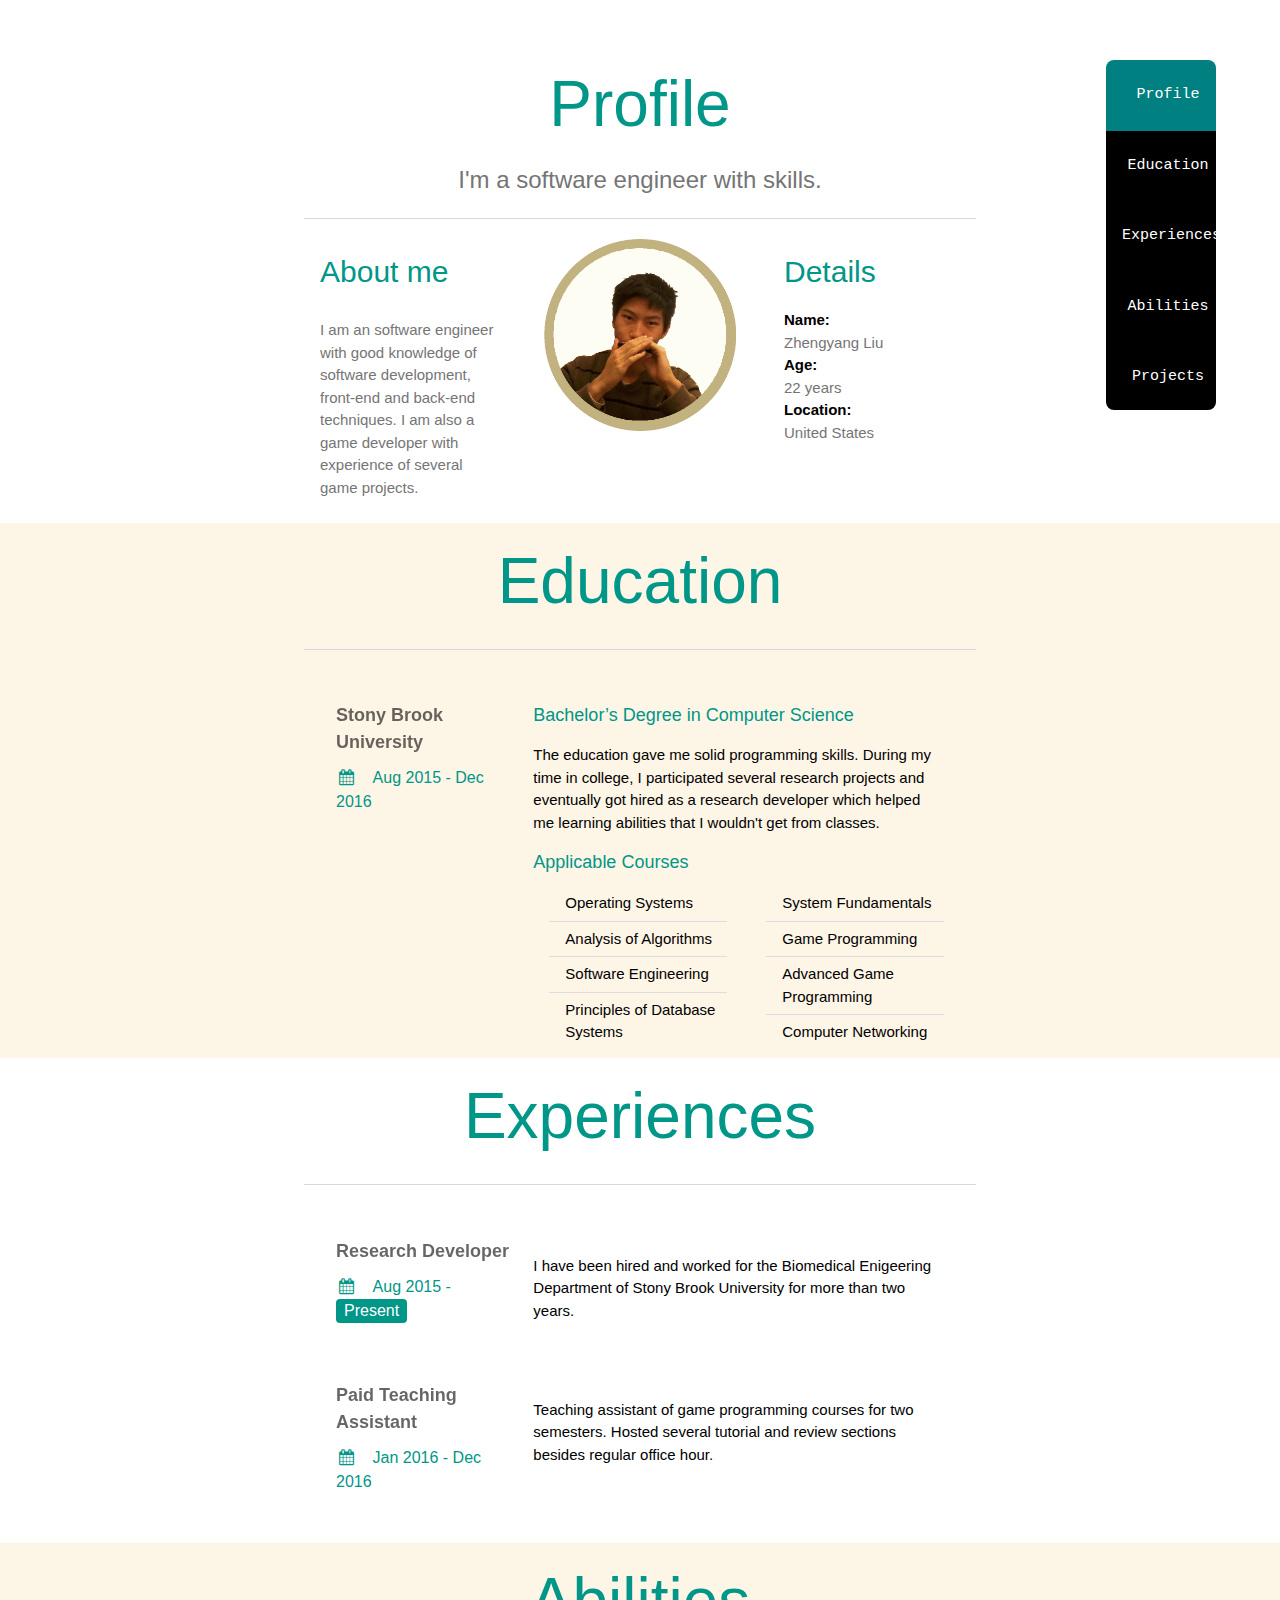
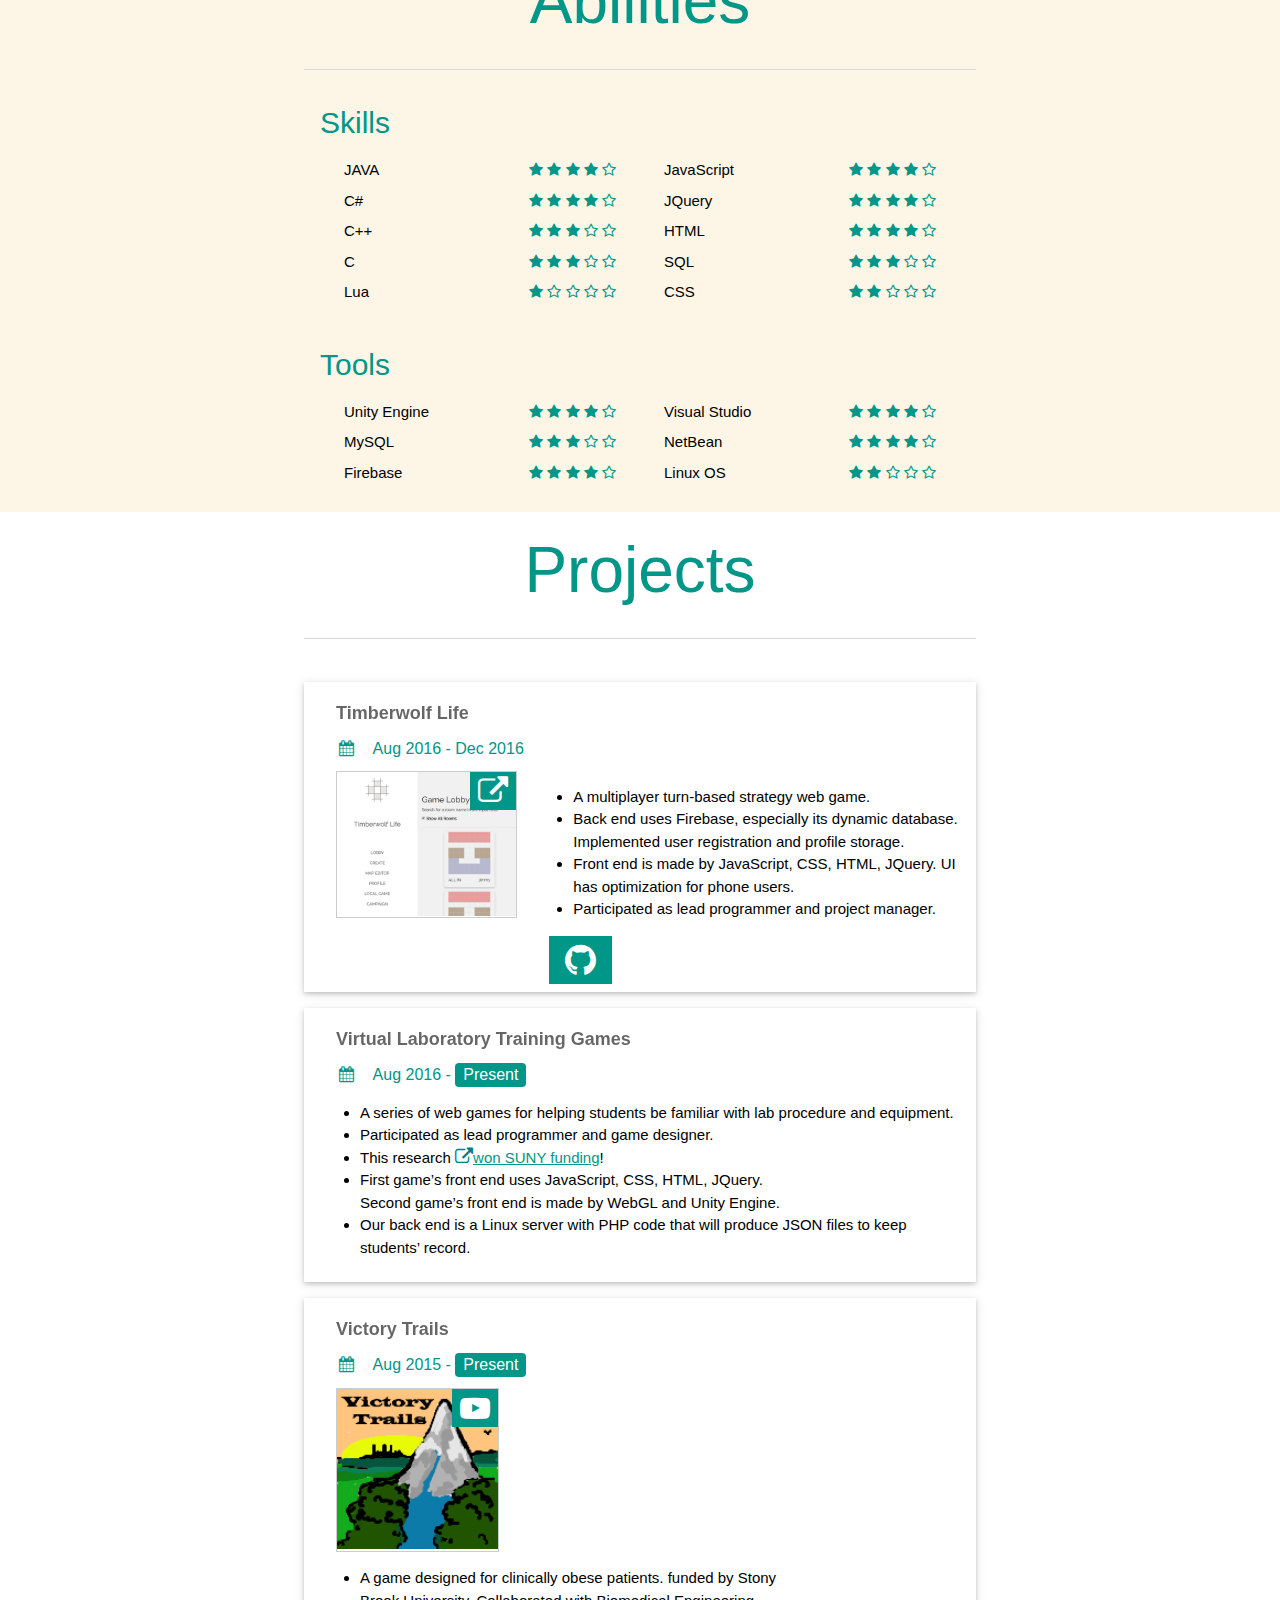
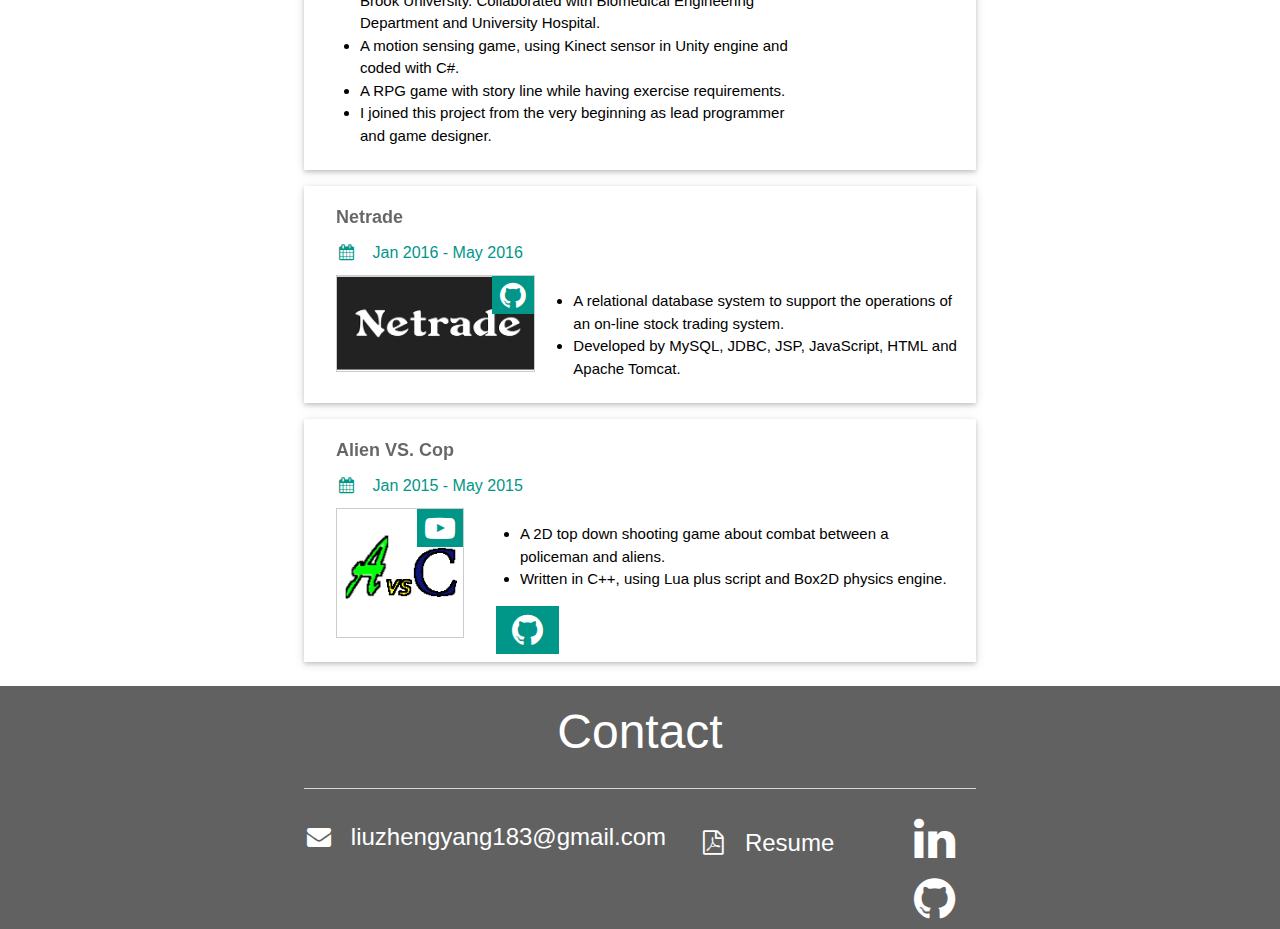
<file: index.html>
<!DOCTYPE html>
<!-- saved from url=(0033)http://127.0.0.1:51338/index.html -->
<html>

<head>
    <meta http-equiv="Content-Type" content="text/html; charset=UTF-8">
    <link rel="stylesheet" href="./css/w3.css">
    <link rel="stylesheet" href="./css/style.css">
    <link rel="stylesheet" href="https://cdnjs.cloudflare.com/ajax/libs/font-awesome/4.7.0/css/font-awesome.min.css">
    <script src="./jquery-1.12.4.min.js"></script>
    <script src="./Script.js"></script>
</head>

<body onscroll="scroll()">
    <!-- Navbar -->
    <nav class="w3-sidenav reset navbar w3-black w3-round-large navFont"> <a id="n1" class="navItem w3-padding-24 navActive" href="#Profile">Profile</a> <a id="n2" class="navItem w3-padding-24" href="#Education">Education</a> <a id="n3" class="navItem w3-padding-24" href="#Experiences">Experiences</a> <a id="n4" class="navItem w3-padding-24" href="#Abilities">Abilities</a><a id="n5" class="navItem w3-padding-24" href="#Projects">Projects</a></nav>
    <!-- Page content -->
    <div class="w3-content" style="max-width:2000px; margin-top:46px">
        <!-- The Band Section -->
        <div class=" w3-white w3-padding-bottom" id="Profile">
            <div class="w3-content" style="width:55%">
                <div class="w3-container">
                    <h2 class="w3-center w3-jumbo w3-text-teal">Profile</h2>
                    <h3 class="w3-text-grey w3-xlarge w3-center">I'm a software engineer with skills.</h3>
                    <hr class="hr">
                    <div class="">
                        <div class="w3-third w3-container">
                            <div class="w3-margin-right">
                                <h2 class="w3-text-teal">About me</h2>
                                <p class="w3-text-grey w3-left"> I am an software engineer with good knowledge of software development, front-end and back-end techniques. I am also a game developer with experience of several game projects.</p>
                            </div>
                        </div> <img class="ImageBorder w3-container w3-third w3-center w3-padding-bottom" src="./images/face2.gif">
                        <div class="w3-third w3-right w3-container">
                            <div class="w3-margin-left">
                                <h2 class="w3-text-teal">Details</h2>
                                <p class="w3-text-grey"> <strong class="w3-text-black">Name:</strong>
                                    <br> Zhengyang Liu
                                    <br> <strong class="w3-text-black">Age:</strong>
                                    <br> 22 years
                                    <br> <strong class="w3-text-black">Location:</strong>
                                    <br> United States </p>
                            </div>
                        </div>
                    </div>
                </div>
            </div>
        </div>
        <div class="w3-sand w3-padding-bottom" id="Education">
            <div class="w3-content" style="width:55%">
                <div class="w3-container">
                    <h2 class="w3-center w3-jumbo w3-text-teal">Education</h2>
                    <hr class="hr">
                    <br>
                    <div class="w3-container">
                        <div class="w3-third">
                            <div class="w3-container">
                                <h5 class="w3-opacity"><b >Stony Brook University</b></h5>
                                <h6 class="w3-text-teal"><i  class="fa fa-calendar fa-fw w3-margin-right"></i>Aug 2015 - Dec 2016</h6>
                                <br> </div>
                        </div>
                        <div class="w3-twothird ">
                            <h5 class="w3-text-teal">Bachelor’s Degree in Computer Science</h5>
                            <p class="w3-margin-right w3-pfont">The education gave me solid programming skills. During my time in college, I participated several research projects and eventually got hired as a research developer which helped me learning abilities that I wouldn't get from classes.</p>
                            <h5 class="w3-text-teal">Applicable Courses</h5>
                            <ul class="w3-ul w3-margin-left w3-margin-right w3-col s5">
                                <li class="w3-pfont">Operating Systems</li>
                                <li class="w3-pfont">Analysis of Algorithms</li>
                                <li class="w3-pfont">Software Engineering</li>
                                <li class="w3-pfont">Principles of Database Systems</li>
                            </ul>
                            <ul class="w3-ul w3-right w3-margin-right w3-col s5">
                                <li class="w3-pfont">System Fundamentals</li>
                                <li class="w3-pfont">Game Programming</li>
                                <li class="w3-pfont">Advanced Game Programming</li>
                                <li class="w3-pfont">Computer Networking</li>
                            </ul>
                        </div>
                    </div>
                </div>
            </div>
        </div>
        <div class="w3-white w3-padding-bottom" id="Experiences">
            <div class="w3-content" style="width:55%">
                <div class="w3-container">
                    <h2 class="w3-center w3-jumbo w3-text-teal">Experiences</h2>
                    <hr class="hr">
                    <br>
                    <div class="w3-container  w3-padding-bottom">
                        <div class="w3-third">
                            <div class="w3-container">
                                <h5 class="w3-opacity"><b>Research Developer</b></h5>
                                <h6 class="w3-text-teal"><i class="fa fa-calendar fa-fw w3-margin-right"></i>Aug 2015 - <span class="w3-tag w3-teal w3-round">Present</span></h6>
                                <br> </div>
                        </div>
                        <div class="w3-twothird ">
                            <p class="w3-margin-right w3-pfont w3-padding-12">I have been hired and worked for the Biomedical Enigeering Department of Stony Brook University for more than two years.</p>
                        </div>
                    </div>
                    <div class="w3-container  w3-padding">
                        <div class="w3-third">
                            <div class="w3-container">
                                <h5 class="w3-opacity"><b>Paid Teaching Assistant</b></h5>
                                <h6 class="w3-text-teal"><i class="fa fa-calendar fa-fw w3-margin-right"></i>Jan 2016 - Dec 2016</h6>
                                <br> </div>
                        </div>
                        <div class="w3-twothird">
                            <p class="w3-margin-right w3-pfont w3-padding-12">Teaching assistant of game programming courses for two semesters. Hosted several tutorial and review sections besides regular office hour.</p>
                        </div>
                    </div>
                </div>
            </div>
        </div>
        <div class="w3-sand w3-padding-bottom" id="Abilities">
            <div class="w3-content" style="width:55%">
                <div class="w3-container">
                    <h2 class="w3-center w3-jumbo w3-text-teal">Abilities</h2>
                    <hr class="hr">
                    <div class="w3-container w3-padding-bottom">
                        <h2 class="w3-text-teal">Skills</h2>
                        <div class="w3-container w3-half  w3-padding-bottom">
                            <div class="w3-padding-small"> <span class="w3-pfont">JAVA</span>
                                <div class="w3-right"><span class="fa fa-star w3-text-teal"></span> <span class="fa fa-star w3-text-teal"></span> <span class="fa fa-star w3-text-teal"></span> <span class="fa fa-star w3-text-teal"></span> <span class="fa fa-star-o w3-text-teal"></span></div>
                            </div>
                            <div class="w3-padding-small"> <span class="w3-pfont">C#</span>
                                <div class="w3-right"><span class="fa fa-star w3-text-teal"></span> <span class="fa fa-star w3-text-teal"></span> <span class="fa fa-star w3-text-teal"></span> <span class="fa fa-star w3-text-teal"></span> <span class="fa fa-star-o w3-text-teal"></span></div>
                            </div>
                            <div class="w3-padding-small"> <span class="w3-pfont">C++</span>
                                <div class="w3-right"><span class="fa fa-star w3-text-teal"></span> <span class="fa fa-star w3-text-teal"></span> <span class="fa fa-star w3-text-teal"></span> <span class="fa fa-star-o w3-text-teal"></span> <span class="fa fa-star-o w3-text-teal"></span></div>
                            </div>
                            <div class="w3-padding-small"> <span class="w3-pfont">C</span>
                                <div class="w3-right"><span class="fa fa-star w3-text-teal"></span> <span class="fa fa-star w3-text-teal"></span> <span class="fa fa-star w3-text-teal"></span> <span class="fa fa-star-o w3-text-teal"></span> <span class="fa fa-star-o w3-text-teal"></span></div>
                            </div>
                            <div class="w3-padding-small"> <span class="w3-pfont">Lua</span>
                                <div class="w3-right"><span class="fa fa-star w3-text-teal"></span> <span class="fa fa-star-o w3-text-teal"></span> <span class="fa fa-star-o w3-text-teal"></span> <span class="fa fa-star-o w3-text-teal"></span> <span class="fa fa-star-o w3-text-teal"></span></div>
                            </div>
                        </div>
                        <div class="w3-container w3-half  w3-padding-bottom">
                            <div class="w3-padding-small"> <span class="w3-pfont">JavaScript</span>
                                <div class="w3-right"><span class="fa fa-star w3-text-teal"></span> <span class="fa fa-star w3-text-teal"></span> <span class="fa fa-star w3-text-teal"></span> <span class="fa fa-star w3-text-teal"></span> <span class="fa fa-star-o w3-text-teal"></span></div>
                            </div>
                            <div class="w3-padding-small"> <span class="w3-pfont">JQuery</span>
                                <div class="w3-right"><span class="fa fa-star w3-text-teal"></span> <span class="fa fa-star w3-text-teal"></span> <span class="fa fa-star w3-text-teal"></span> <span class="fa fa-star w3-text-teal"></span> <span class="fa fa-star-o w3-text-teal"></span></div>
                            </div>
                            <div class="w3-padding-small"> <span class="w3-pfont">HTML</span>
                                <div class="w3-right"><span class="fa fa-star w3-text-teal"></span> <span class="fa fa-star w3-text-teal"></span> <span class="fa fa-star w3-text-teal"></span> <span class="fa fa-star w3-text-teal"></span> <span class="fa fa-star-o w3-text-teal"></span></div>
                            </div>
                            <div class="w3-padding-small"> <span class="w3-pfont">SQL</span>
                                <div class="w3-right"><span class="fa fa-star w3-text-teal"></span> <span class="fa fa-star w3-text-teal"></span> <span class="fa fa-star w3-text-teal"></span> <span class="fa fa-star-o w3-text-teal"></span> <span class="fa fa-star-o w3-text-teal"></span></div>
                            </div>
                            <div class="w3-padding-small"> <span class="w3-pfont">CSS</span>
                                <div class="w3-right"><span class="fa fa-star w3-text-teal"></span> <span class="fa fa-star w3-text-teal"></span> <span class="fa fa-star-o w3-text-teal"></span> <span class="fa fa-star-o w3-text-teal"></span> <span class="fa fa-star-o w3-text-teal"></span></div>
                            </div>
                        </div>
                    </div>
                    <div class="w3-container w3-padding">
                        <h2 class="w3-text-teal">Tools</h2>
                        <div class="w3-container w3-half w3-padding-bottom">
                            <div class="w3-padding-small"> <span class="w3-pfont">Unity Engine</span>
                                <div class="w3-right"><span class="fa fa-star w3-text-teal"></span> <span class="fa fa-star w3-text-teal"></span> <span class="fa fa-star w3-text-teal"></span> <span class="fa fa-star w3-text-teal"></span> <span class="fa fa-star-o w3-text-teal"></span></div>
                            </div>
                            <div class="w3-padding-small"> <span class="w3-pfont">MySQL</span>
                                <div class="w3-right"><span class="fa fa-star w3-text-teal"></span> <span class="fa fa-star w3-text-teal"></span> <span class="fa fa-star w3-text-teal"></span> <span class="fa fa-star-o w3-text-teal"></span> <span class="fa fa-star-o w3-text-teal"></span></div>
                            </div>
                            <div class="w3-padding-small"> <span class="w3-pfont">Firebase</span>
                                <div class="w3-right"><span class="fa fa-star w3-text-teal"></span> <span class="fa fa-star w3-text-teal"></span> <span class="fa fa-star w3-text-teal"></span> <span class="fa fa-star w3-text-teal"></span> <span class="fa fa-star-o w3-text-teal"></span></div>
                            </div>
                        </div>
                        <div class="w3-container w3-half w3-padding-bottom">
                            <div class="w3-padding-small"> <span class="w3-pfont">Visual Studio</span>
                                <div class="w3-right"><span class="fa fa-star w3-text-teal"></span> <span class="fa fa-star w3-text-teal"></span> <span class="fa fa-star w3-text-teal"></span> <span class="fa fa-star w3-text-teal"></span> <span class="fa fa-star-o w3-text-teal"></span></div>
                            </div>
                            <div class="w3-padding-small"> <span class="w3-pfont">NetBean</span>
                                <div class="w3-right"><span class="fa fa-star w3-text-teal"></span> <span class="fa fa-star w3-text-teal"></span> <span class="fa fa-star w3-text-teal"></span> <span class="fa fa-star w3-text-teal"></span> <span class="fa fa-star-o w3-text-teal"></span></div>
                            </div>
                            <div class="w3-padding-small"> <span class="w3-pfont">Linux OS</span>
                                <div class="w3-right"><span class="fa fa-star w3-text-teal"></span> <span class="fa fa-star w3-text-teal"></span> <span class="fa fa-star-o w3-text-teal"></span> <span class="fa fa-star-o w3-text-teal"></span> <span class="fa fa-star-o w3-text-teal"></span></div>
                            </div>
                        </div>
                    </div>
                </div>
            </div>
        </div>
        <div class="w3-white w3-padding-bottom" id="Projects">
            <div class="w3-content" style="width:55%">
                <div class="w3-container">
                    <h2 class="w3-center w3-jumbo w3-text-teal">Projects</h2>
                    <hr class="hr">
                    <br>
                    <div class="w3-container w3-card-2 w3-margin-bottom w3-padding">
                        <h5 class="w3-opacity w3-margin-left"><b>Timberwolf Life</b></h5>
                        <h6 class="w3-text-teal"><i class="fa fa-calendar fa-fw w3-margin-right w3-margin-left"></i>Aug 2016 - Dec 2016</h6>
                        <div class="w3-third">
                            <div class="w3-container">
                                <div class="w3-btn w3-display-container w3-white w3-border" style="width:100%; padding:0px 0px" onclick="window.open('https://timberwolf-life.firebaseapp.com/')"> <img src="images/TW.png" class="w3-hover-opacity" alt="Timberwolf Life" style="width:100%">
                                    <div class=" w3-display-topright">
                                        <div class="fa fa-external-link w3-teal w3-padding-small" style="font-size:30px; color:white"></div>
                                    </div>
                                </div>
                                <br> </div>
                        </div>
                        <div class="w3-twothird">
                            <ul class="">
                                <li>A multiplayer turn-based strategy web game.</li>
                                <li>Back end uses Firebase, especially its dynamic database. Implemented user registration and profile storage.</li>
                                <li>Front end is made by JavaScript, CSS, HTML, JQuery. UI has optimization for phone users.</li>
                                <li>Participated as lead programmer and project manager.</li>
                            </ul>
                            <div class="w3-margin-left w3-btn fa fa-github w3-xxlarge w3-teal" onclick="window.open('https://github.com/FunnyKirin/Timberwolf-Life')"></div>
                        </div>
                    </div>
                    <div class="w3-container w3-card-2 w3-margin-bottom w3-padding">
                        <h5 class="w3-opacity w3-margin-left"><b>Virtual Laboratory Training Games</b></h5>
                        <h6 class="w3-text-teal"><i class="fa fa-calendar fa-fw w3-margin-right w3-margin-left"></i>Aug 2016 - <span class="w3-tag w3-teal w3-round">Present</span></h6>
                        <div>
                            <ul>
                                <li>A series of web games for helping students be familiar with lab procedure and equipment.</li>
                                <li>Participated as lead programmer and game designer.</li>
                                <li>This research <span class="w3-text-teal"><a target="_blank" href="http://www.stonybrook.edu/happenings/facultystaff/suny-iitg-funding-virtual-lab/"><div class="w3-large fa fa-external-link" style="font-size:30px; color:teal"></div>won SUNY funding</a></span>!</li>
                                <li>First game’s front end uses JavaScript, CSS, HTML, JQuery.
                                    <br>Second game’s front end is made by WebGL and Unity Engine.</li>
                                <li>Our back end is a Linux server with PHP code that will produce JSON files to keep students’ record. </li>
                            </ul>
                        </div>
                    </div>
                    <div class="w3-container w3-card-2 w3-margin-bottom w3-padding">
                        <h5 class="w3-opacity w3-margin-left"><b>Victory Trails</b></h5>
                        <h6 class="w3-text-teal"><i class="fa fa-calendar fa-fw w3-margin-right w3-margin-left"></i>Aug 2015 - <span class="w3-tag w3-teal w3-round">Present</span></h6>
                        <div class="w3-left">
                            <div class="w3-container">
                                <div class="w3-btn w3-display-container w3-white w3-border" style="width:110%; padding:0px 0px" onclick="window.open('https://www.youtube.com/watch?v=FXpZ2cv-2Bg&feature=youtu.be/')"> <img src="images/VictoryTrailsLogo.png" class="w3-hover-opacity" alt="Timberwolf Life" style="width:100%">
                                    <div class=" w3-display-topright">
                                        <div class="fa fa-youtube-play w3-teal w3-padding-small" style="font-size:30px; color:white"></div>
                                    </div>
                                </div>
                                <br> </div>
                        </div>
                        <div class="w3-threequarter">
                            <ul>
                                <li>A game designed for clinically obese patients. funded by Stony Brook University. Collaborated with Biomedical Engineering Department and University Hospital.</li>
                                <li>A motion sensing game, using Kinect sensor in Unity engine and coded with C#.</li>
                                <li>A RPG game with story line while having exercise requirements.</li>
                                <li>I joined this project from the very beginning as lead programmer and game designer.</li>
                            </ul>
                        </div>
                    </div>
                    <div class="w3-container w3-card-2 w3-margin-bottom w3-padding">
                        <h5 class="w3-opacity w3-margin-left"><b>Netrade</b></h5>
                        <h6 class="w3-text-teal"><i class="fa fa-calendar fa-fw w3-margin-right w3-margin-left"></i>Jan 2016 - May 2016</h6>
                        <div class="w3-third">
                            <div class="w3-container">
                                <div class="w3-btn w3-display-container w3-white w3-border" style="width:110%; padding:0px 0px" onclick="window.open('https://github.com/FunnyKirin/onlineStockTradingSystem')"> <img src="images/netrade.png" class="w3-hover-opacity" alt="Timberwolf Life" style="width:100%">
                                    <div class=" w3-display-topright">
                                        <div class="fa fa-github w3-teal w3-padding-small" style="font-size:30px; color:white"></div>
                                    </div>
                                </div>
                                <br> </div>
                        </div>
                        <div class="w3-twothird">
                            <ul>
                                <li>A relational database system to support the operations of an on-line stock trading system.</li>
                                <li>Developed by MySQL, JDBC, JSP, JavaScript, HTML and Apache Tomcat.</li>
                            </ul>
                        </div>
                    </div>
                    <div class="w3-container w3-card-2 w3-margin-bottom w3-padding">
                        <h5 class="w3-opacity w3-margin-left"><b>Alien VS. Cop</b></h5>
                        <h6 class="w3-text-teal"><i class="fa fa-calendar fa-fw w3-margin-right w3-margin-left"></i>Jan 2015 - May 2015</h6>
                        <div class="w3-quarter">
                            <div class="w3-container">
                                <div class="w3-btn w3-display-container w3-white w3-border" style="width:100%; padding:0px 0px" onclick="window.open('https://www.youtube.com/watch?v=ohO0xzsiK-k')"> <img src="images/AlienVsCopLogo.png" class="w3-hover-opacity" alt="Timberwolf Life" style="width:100%">
                                    <div class=" w3-display-topright">
                                        <div class="fa fa-youtube-play w3-teal w3-padding-small" style="font-size:30px; color:white"></div>
                                    </div>
                                </div>
                                <br> </div>
                        </div>
                        <div class="w3-threequarter">
                            <ul>
                                <li>A 2D top down shooting game about combat between a policeman and aliens.</li>
                                <li>Written in C++, using Lua plus script and Box2D physics engine.</li>
                            </ul>
                            <div class="w3-margin-left w3-btn fa fa-github w3-xxlarge w3-teal" onclick="window.open('https://github.com/FunnyKirin/Alien-VS.-Cop')"></div>
                        </div>
                    </div>
                </div>
            </div>
        </div>
        <div class="w3-dark-grey">
            <div class="w3-content" style="width:55%">
                <div class="w3-container">
                    <h2 class="w3-center w3-xxxlarge w3-text-white">Contact</h2>
                    <hr class="hr"> </div>
                <div class="w3-container">
                    <h6 class="w3-text-white w3-xlarge w3-left w3-padding-right"><i  class="fa fa-envelope fa-fw w3-margin-right"></i>liuzhengyang183@gmail.com</h6>
                    <h6 class="w3-btn w3-transparent w3-padding-left w3-text-white w3-xlarge w3-left" onclick=" window.open('https://drive.google.com/file/d/0BxNxcud521mOMHdTa2g2RDZTcG8/view?usp=sharing/')"><i  class="fa fa-file-pdf-o fa-fw w3-margin-right"></i>Resume</h6>
                    <div class="w3-btn fa-fw  w3-transparent w3-xxxlarge w3-right fa fa-linkedin fa-fw w3-margin-right" onclick="window.open('https://www.linkedin.com/in/zhengyang-liu-90013591/')"></div>
                    <div class="w3-btn fa-fw w3-transparent w3-xxxlarge w3-right fa fa-github fa-fw w3-margin-right" onclick="window.open('https://github.com/FunnyKirin')"></div>
                </div>
            </div>
        </div>
        <!-- End Page Content -->
    </div>
</body>

</html>
</file>
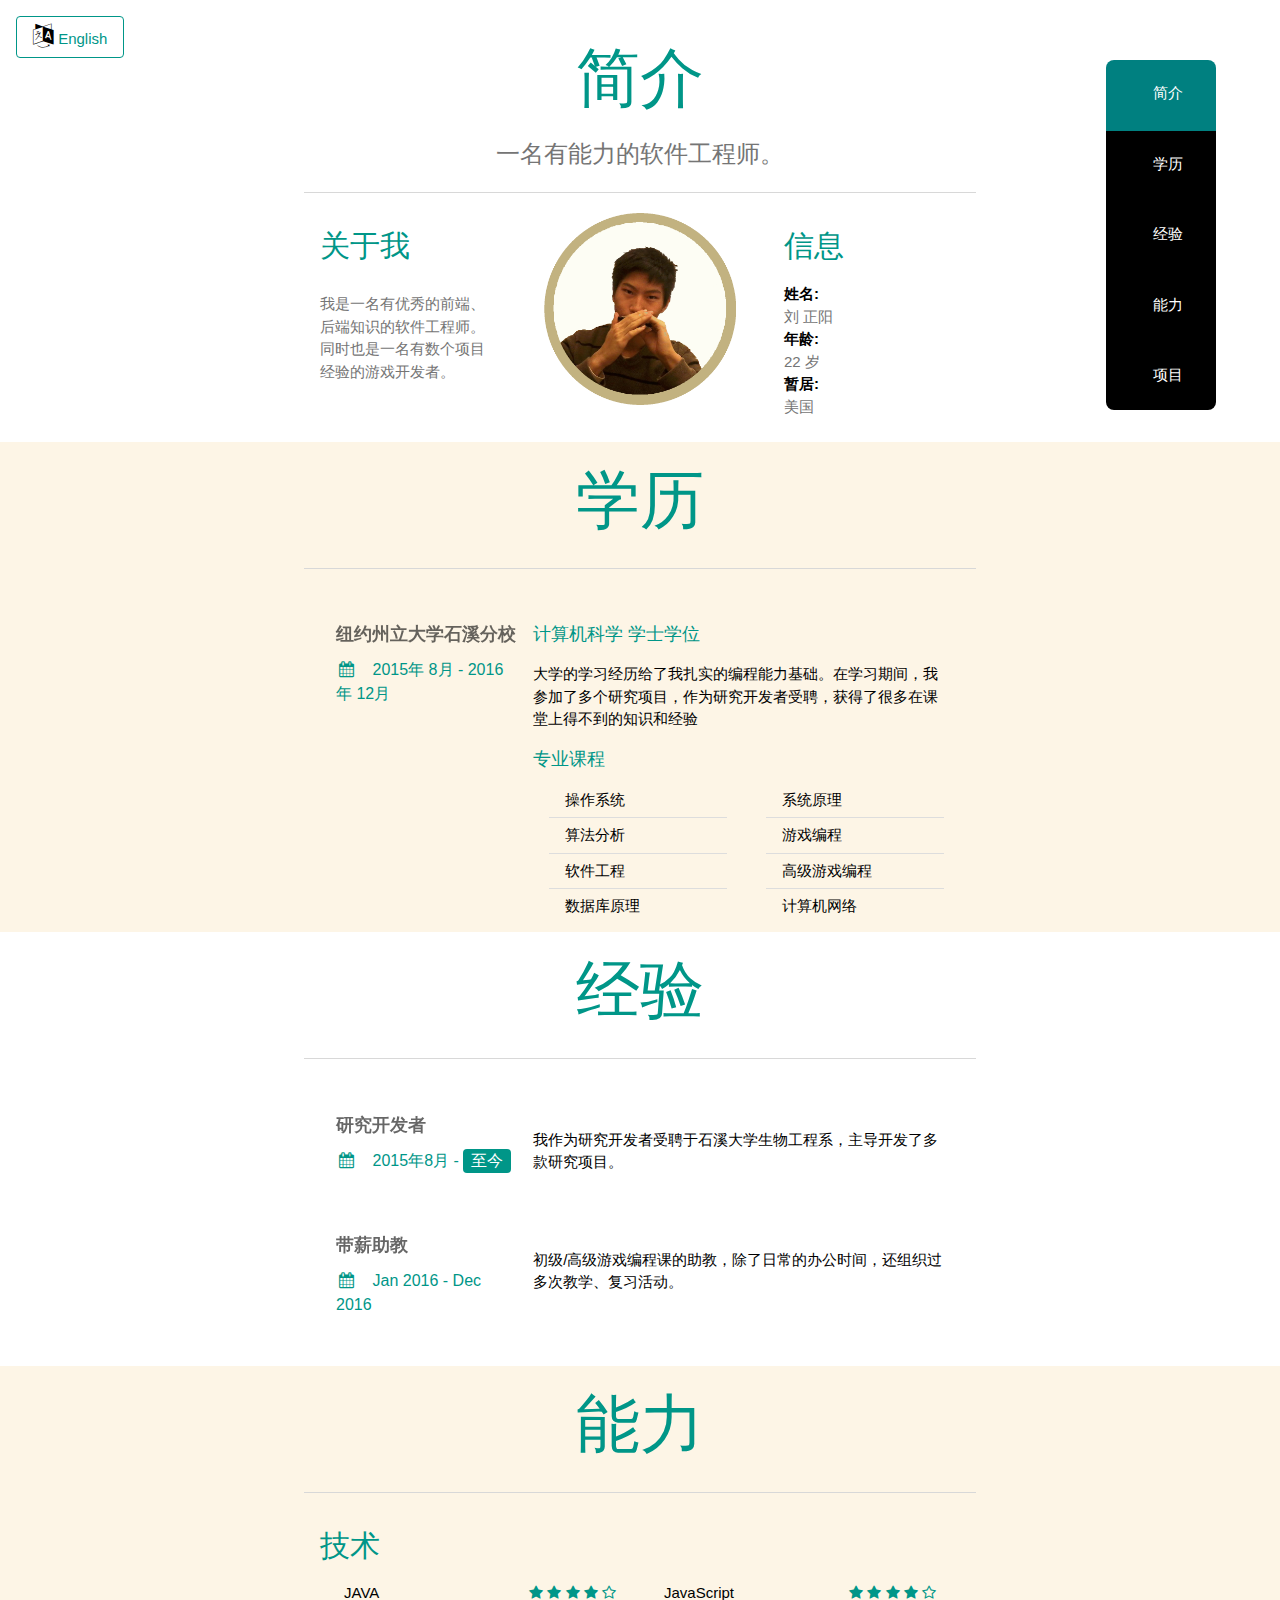
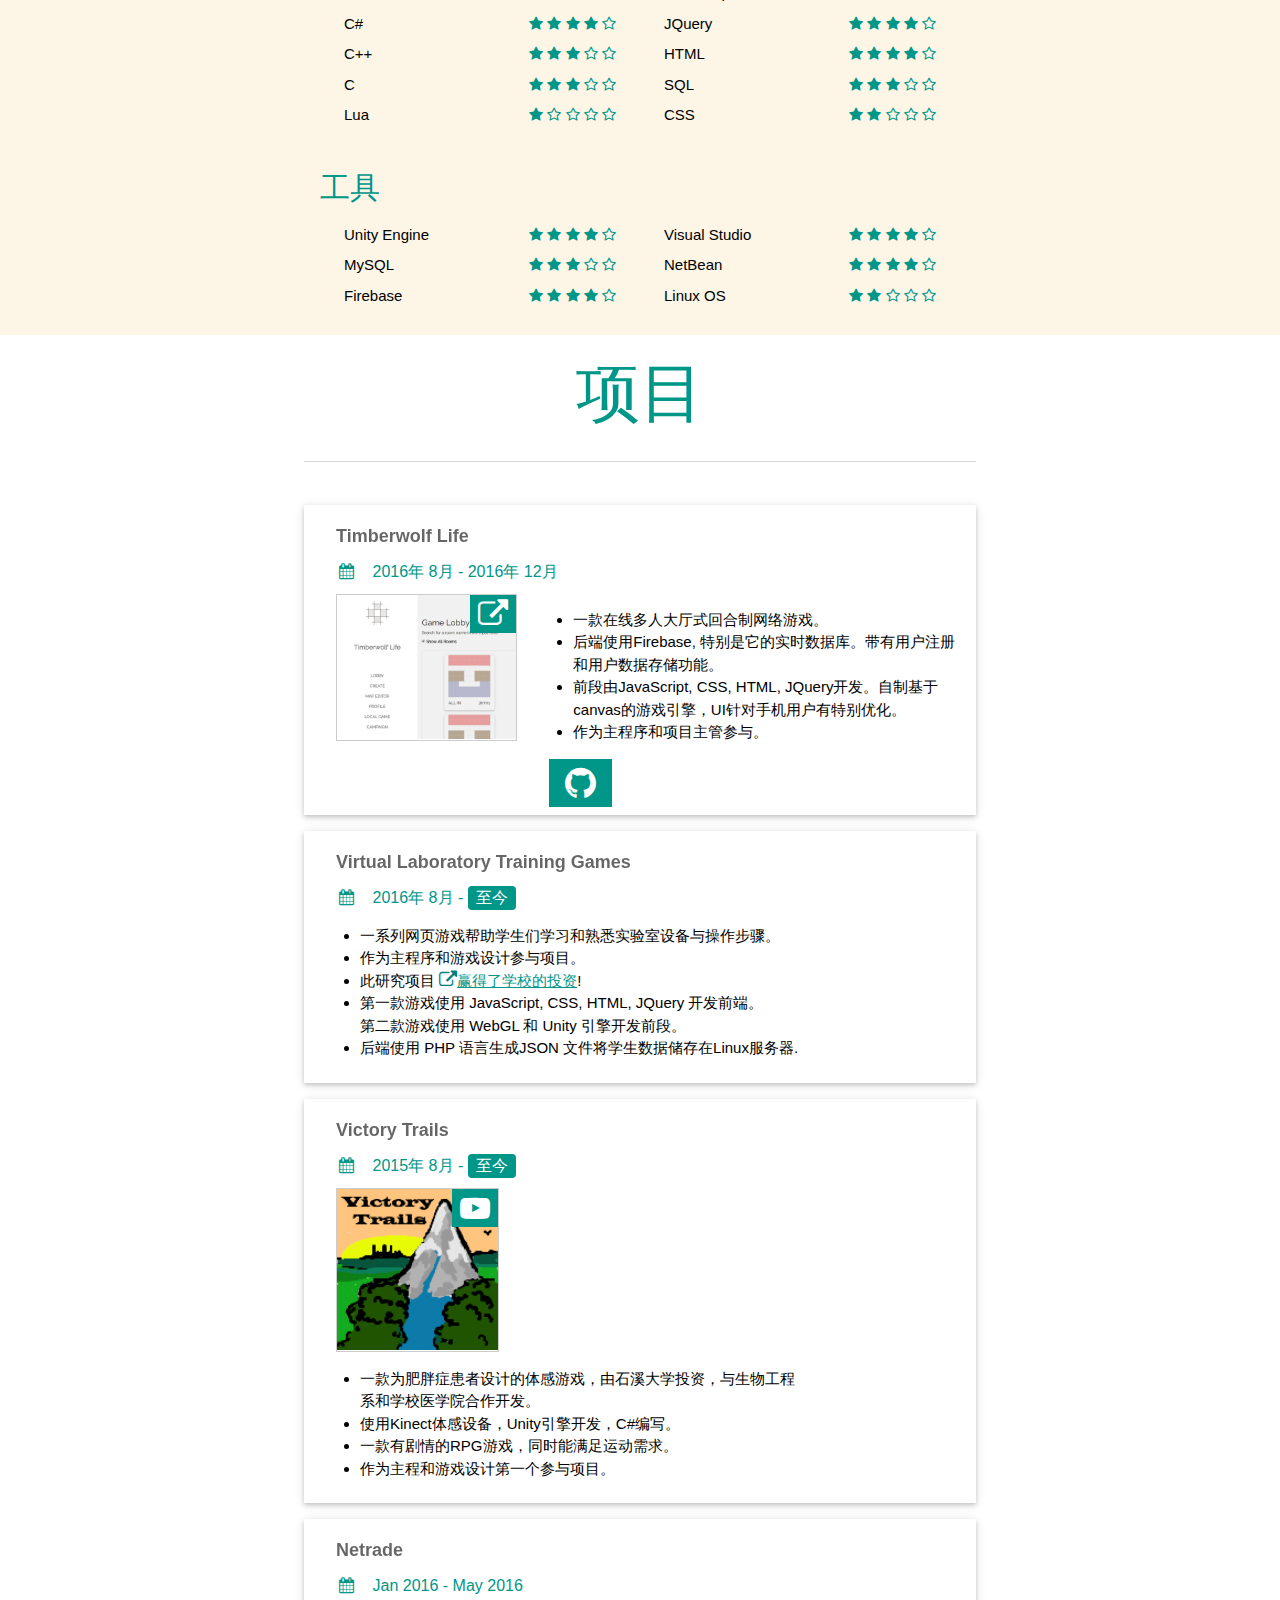
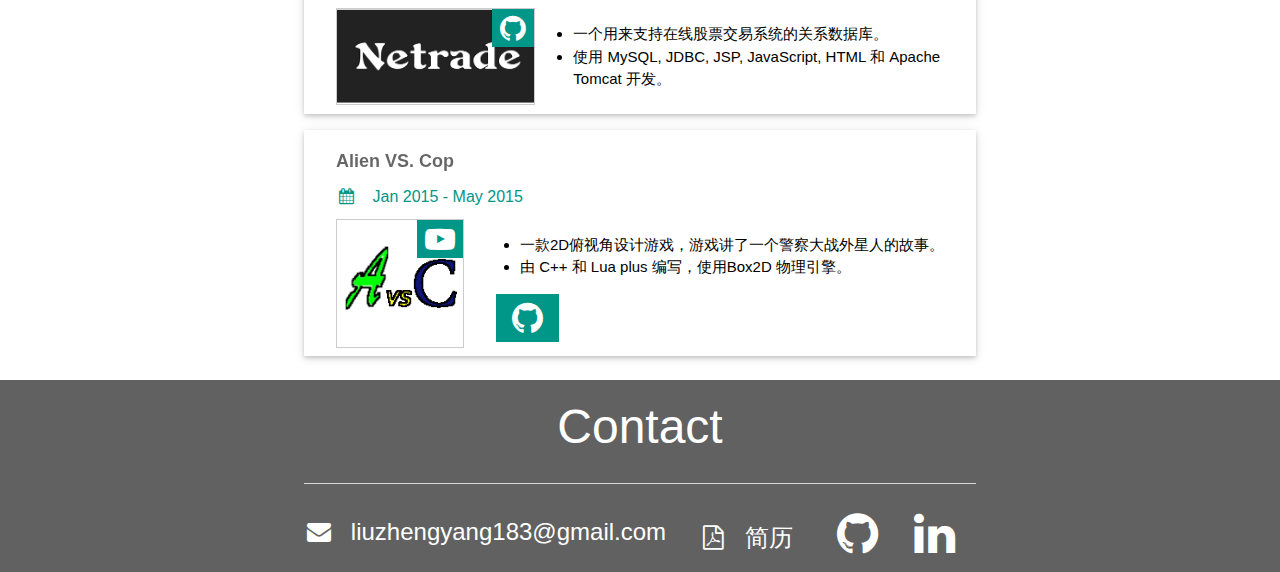
<file: indexCN.html>
<!DOCTYPE html>
<!-- saved from url=(0033)http://127.0.0.1:51338/index.html -->
<html>

<head>
    <meta http-equiv="Content-Type" content="text/html; charset=UTF-8">
    <link rel="stylesheet" href="./css/w3.css">
    <link rel="stylesheet" href="./css/style.css">
    <link rel="stylesheet" href="https://cdnjs.cloudflare.com/ajax/libs/font-awesome/4.7.0/css/font-awesome.min.css">
    <script src="./jquery-1.12.4.min.js"></script>
    <script src="./Script.js"></script>
</head>

<body onscroll="scroll()">
    <!-- Navbar -->
    <nav class="w3-sidenav reset navbar w3-black w3-round-large navFont"> <a id="n1" class="navItem w3-padding-24 navActive" href="#Profile">简介</a> <a id="n2" class="navItem w3-padding-24" href="#Education">学历</a> <a id="n3" class="navItem w3-padding-24" href="#Experiences">经验</a> <a id="n4" class="navItem w3-padding-24" href="#Abilities">能力</a><a id="n5" class="navItem w3-padding-24" href="#Projects">项目</a></nav>
    <!-- Page content -->
    <div class="w3-content" style="max-width:2000px">
       <div id="languageButton" class="w3-btn w3-white w3-text-teal w3-round w3-border w3-border-teal  w3-margin w3-left" onclick="window.open('index.html','_self');"><i class="fa fa-language w3-white w3-xlarge" aria-hidden="true"></i> English</div>
        <!-- The Band Section -->
         <div class=" w3-white w3-padding-bottom" id="Profile" style="padding-top:20px">
            <div class="w3-content" style="width:55%">
                <div class="w3-container">
                    <h2 class="w3-center w3-jumbo w3-text-teal">简介</h2>
                    <h3 class="w3-text-grey w3-xlarge w3-center">一名有能力的软件工程师。</h3>
                    <hr class="hr">
                    <div class="">
                        <div class="w3-third w3-container">
                            <div class="w3-margin-right">
                                <h2 class="w3-text-teal">关于我</h2>
                                <p class="w3-text-grey w3-left"> 我是一名有优秀的前端、后端知识的软件工程师。同时也是一名有数个项目经验的游戏开发者。</p>
                            </div>
                        </div> <img class="ImageBorder w3-container w3-third w3-center w3-padding-bottom" src="./images/face2.gif">
                        <div class="w3-third w3-right w3-container">
                            <div class="w3-margin-left">
                                <h2 class="w3-text-teal">信息</h2>
                                <p class="w3-text-grey"> <strong class="w3-text-black">姓名:</strong>
                                    <br> 刘 正阳
                                    <br> <strong class="w3-text-black">年龄:</strong>
                                    <br> 22 岁
                                    <br> <strong class="w3-text-black">暂居:</strong>
                                    <br> 美国 </p>
                            </div>
                        </div>
                    </div>
                </div>
            </div>
        </div>
        <div class="w3-sand w3-padding-bottom" id="Education">
            <div class="w3-content" style="width:55%">
                <div class="w3-container">
                    <h2 class="w3-center w3-jumbo w3-text-teal">学历</h2>
                    <hr class="hr">
                    <br>
                    <div class="w3-container">
                        <div class="w3-third">
                            <div class="w3-container">
                                <h5 class="w3-opacity"><b >纽约州立大学石溪分校</b></h5>
                                <h6 class="w3-text-teal"><i  class="fa fa-calendar fa-fw w3-margin-right"></i>2015年 8月 - 2016年 12月</h6>
                                <br> </div>
                        </div>
                        <div class="w3-twothird ">
                            <h5 class="w3-text-teal">计算机科学 学士学位</h5>
                            <p class="w3-margin-right w3-pfont">大学的学习经历给了我扎实的编程能力基础。在学习期间，我参加了多个研究项目，作为研究开发者受聘，获得了很多在课堂上得不到的知识和经验</p>
                            <h5 class="w3-text-teal">专业课程</h5>
                            <ul class="w3-ul w3-margin-left w3-margin-right w3-col s5">
                                <li class="w3-pfont">操作系统</li>
                                <li class="w3-pfont">算法分析</li>
                                <li class="w3-pfont">软件工程</li>
                                <li class="w3-pfont">数据库原理</li>
                            </ul>
                            <ul class="w3-ul w3-right w3-margin-right w3-col s5">
                                <li class="w3-pfont">系统原理</li>
                                <li class="w3-pfont">游戏编程</li>
                                <li class="w3-pfont">高级游戏编程</li>
                                <li class="w3-pfont">计算机网络</li>
                            </ul>
                        </div>
                    </div>
                </div>
            </div>
        </div>
        <div class="w3-white w3-padding-bottom" id="Experiences">
            <div class="w3-content" style="width:55%">
                <div class="w3-container">
                    <h2 class="w3-center w3-jumbo w3-text-teal">经验</h2>
                    <hr class="hr">
                    <br>
                    <div class="w3-container  w3-padding-bottom">
                        <div class="w3-third">
                            <div class="w3-container">
                                <h5 class="w3-opacity"><b>研究开发者</b></h5>
                                <h6 class="w3-text-teal"><i class="fa fa-calendar fa-fw w3-margin-right"></i>2015年8月 - <span class="w3-tag w3-teal w3-round">至今</span></h6>
                                <br> </div>
                        </div>
                        <div class="w3-twothird ">
                            <p class="w3-margin-right w3-pfont w3-padding-12">我作为研究开发者受聘于石溪大学生物工程系，主导开发了多款研究项目。</p>
                        </div>
                    </div>
                    <div class="w3-container  w3-padding">
                        <div class="w3-third">
                            <div class="w3-container">
                                <h5 class="w3-opacity"><b>带薪助教</b></h5>
                                <h6 class="w3-text-teal"><i class="fa fa-calendar fa-fw w3-margin-right"></i>Jan 2016 - Dec 2016</h6>
                                <br> </div>
                        </div>
                        <div class="w3-twothird">
                            <p class="w3-margin-right w3-pfont w3-padding-12">初级/高级游戏编程课的助教，除了日常的办公时间，还组织过多次教学、复习活动。</p>
                        </div>
                    </div>
                </div>
            </div>
        </div>
        <div class="w3-sand w3-padding-bottom" id="Abilities">
            <div class="w3-content" style="width:55%">
                <div class="w3-container">
                    <h2 class="w3-center w3-jumbo w3-text-teal">能力</h2>
                    <hr class="hr">
                    <div class="w3-container w3-padding-bottom">
                        <h2 class="w3-text-teal">技术</h2>
                        <div class="w3-container w3-half  w3-padding-bottom">
                            <div class="w3-padding-small"> <span class="w3-pfont">JAVA</span>
                                <div class="w3-right"><span class="fa fa-star w3-text-teal"></span> <span class="fa fa-star w3-text-teal"></span> <span class="fa fa-star w3-text-teal"></span> <span class="fa fa-star w3-text-teal"></span> <span class="fa fa-star-o w3-text-teal"></span></div>
                            </div>
                            <div class="w3-padding-small"> <span class="w3-pfont">C#</span>
                                <div class="w3-right"><span class="fa fa-star w3-text-teal"></span> <span class="fa fa-star w3-text-teal"></span> <span class="fa fa-star w3-text-teal"></span> <span class="fa fa-star w3-text-teal"></span> <span class="fa fa-star-o w3-text-teal"></span></div>
                            </div>
                            <div class="w3-padding-small"> <span class="w3-pfont">C++</span>
                                <div class="w3-right"><span class="fa fa-star w3-text-teal"></span> <span class="fa fa-star w3-text-teal"></span> <span class="fa fa-star w3-text-teal"></span> <span class="fa fa-star-o w3-text-teal"></span> <span class="fa fa-star-o w3-text-teal"></span></div>
                            </div>
                            <div class="w3-padding-small"> <span class="w3-pfont">C</span>
                                <div class="w3-right"><span class="fa fa-star w3-text-teal"></span> <span class="fa fa-star w3-text-teal"></span> <span class="fa fa-star w3-text-teal"></span> <span class="fa fa-star-o w3-text-teal"></span> <span class="fa fa-star-o w3-text-teal"></span></div>
                            </div>
                            <div class="w3-padding-small"> <span class="w3-pfont">Lua</span>
                                <div class="w3-right"><span class="fa fa-star w3-text-teal"></span> <span class="fa fa-star-o w3-text-teal"></span> <span class="fa fa-star-o w3-text-teal"></span> <span class="fa fa-star-o w3-text-teal"></span> <span class="fa fa-star-o w3-text-teal"></span></div>
                            </div>
                        </div>
                        <div class="w3-container w3-half  w3-padding-bottom">
                            <div class="w3-padding-small"> <span class="w3-pfont">JavaScript</span>
                                <div class="w3-right"><span class="fa fa-star w3-text-teal"></span> <span class="fa fa-star w3-text-teal"></span> <span class="fa fa-star w3-text-teal"></span> <span class="fa fa-star w3-text-teal"></span> <span class="fa fa-star-o w3-text-teal"></span></div>
                            </div>
                            <div class="w3-padding-small"> <span class="w3-pfont">JQuery</span>
                                <div class="w3-right"><span class="fa fa-star w3-text-teal"></span> <span class="fa fa-star w3-text-teal"></span> <span class="fa fa-star w3-text-teal"></span> <span class="fa fa-star w3-text-teal"></span> <span class="fa fa-star-o w3-text-teal"></span></div>
                            </div>
                            <div class="w3-padding-small"> <span class="w3-pfont">HTML</span>
                                <div class="w3-right"><span class="fa fa-star w3-text-teal"></span> <span class="fa fa-star w3-text-teal"></span> <span class="fa fa-star w3-text-teal"></span> <span class="fa fa-star w3-text-teal"></span> <span class="fa fa-star-o w3-text-teal"></span></div>
                            </div>
                            <div class="w3-padding-small"> <span class="w3-pfont">SQL</span>
                                <div class="w3-right"><span class="fa fa-star w3-text-teal"></span> <span class="fa fa-star w3-text-teal"></span> <span class="fa fa-star w3-text-teal"></span> <span class="fa fa-star-o w3-text-teal"></span> <span class="fa fa-star-o w3-text-teal"></span></div>
                            </div>
                            <div class="w3-padding-small"> <span class="w3-pfont">CSS</span>
                                <div class="w3-right"><span class="fa fa-star w3-text-teal"></span> <span class="fa fa-star w3-text-teal"></span> <span class="fa fa-star-o w3-text-teal"></span> <span class="fa fa-star-o w3-text-teal"></span> <span class="fa fa-star-o w3-text-teal"></span></div>
                            </div>
                        </div>
                    </div>
                    <div class="w3-container w3-padding">
                        <h2 class="w3-text-teal">工具</h2>
                        <div class="w3-container w3-half w3-padding-bottom">
                            <div class="w3-padding-small"> <span class="w3-pfont">Unity Engine</span>
                                <div class="w3-right"><span class="fa fa-star w3-text-teal"></span> <span class="fa fa-star w3-text-teal"></span> <span class="fa fa-star w3-text-teal"></span> <span class="fa fa-star w3-text-teal"></span> <span class="fa fa-star-o w3-text-teal"></span></div>
                            </div>
                            <div class="w3-padding-small"> <span class="w3-pfont">MySQL</span>
                                <div class="w3-right"><span class="fa fa-star w3-text-teal"></span> <span class="fa fa-star w3-text-teal"></span> <span class="fa fa-star w3-text-teal"></span> <span class="fa fa-star-o w3-text-teal"></span> <span class="fa fa-star-o w3-text-teal"></span></div>
                            </div>
                            <div class="w3-padding-small"> <span class="w3-pfont">Firebase</span>
                                <div class="w3-right"><span class="fa fa-star w3-text-teal"></span> <span class="fa fa-star w3-text-teal"></span> <span class="fa fa-star w3-text-teal"></span> <span class="fa fa-star w3-text-teal"></span> <span class="fa fa-star-o w3-text-teal"></span></div>
                            </div>
                        </div>
                        <div class="w3-container w3-half w3-padding-bottom">
                            <div class="w3-padding-small"> <span class="w3-pfont">Visual Studio</span>
                                <div class="w3-right"><span class="fa fa-star w3-text-teal"></span> <span class="fa fa-star w3-text-teal"></span> <span class="fa fa-star w3-text-teal"></span> <span class="fa fa-star w3-text-teal"></span> <span class="fa fa-star-o w3-text-teal"></span></div>
                            </div>
                            <div class="w3-padding-small"> <span class="w3-pfont">NetBean</span>
                                <div class="w3-right"><span class="fa fa-star w3-text-teal"></span> <span class="fa fa-star w3-text-teal"></span> <span class="fa fa-star w3-text-teal"></span> <span class="fa fa-star w3-text-teal"></span> <span class="fa fa-star-o w3-text-teal"></span></div>
                            </div>
                            <div class="w3-padding-small"> <span class="w3-pfont">Linux OS</span>
                                <div class="w3-right"><span class="fa fa-star w3-text-teal"></span> <span class="fa fa-star w3-text-teal"></span> <span class="fa fa-star-o w3-text-teal"></span> <span class="fa fa-star-o w3-text-teal"></span> <span class="fa fa-star-o w3-text-teal"></span></div>
                            </div>
                        </div>
                    </div>
                </div>
            </div>
        </div>
        <div class="w3-white w3-padding-bottom" id="Projects">
            <div class="w3-content" style="width:55%">
                <div class="w3-container">
                    <h2 class="w3-center w3-jumbo w3-text-teal">项目</h2>
                    <hr class="hr">
                    <br>
                    <div class="w3-container w3-card-2 w3-margin-bottom w3-padding">
                        <h5 class="w3-opacity w3-margin-left"><b>Timberwolf Life</b></h5>
                        <h6 class="w3-text-teal"><i class="fa fa-calendar fa-fw w3-margin-right w3-margin-left"></i>2016年 8月 - 2016年 12月</h6>
                        <div class="w3-third">
                            <div class="w3-container">
                                <div class="w3-btn w3-display-container w3-white w3-border" style="width:100%; padding:0px 0px" onclick="window.open('https://timberwolf-life.firebaseapp.com/')"> <img src="images/TW.png" class="w3-hover-opacity" alt="Timberwolf Life" style="width:100%">
                                    <div class=" w3-display-topright">
                                        <div class="fa fa-external-link w3-teal w3-padding-small" style="font-size:30px; color:white"></div>
                                    </div>
                                </div>
                                <br> </div>
                        </div>
                        <div class="w3-twothird">
                            <ul class="">
                                <li>一款在线多人大厅式回合制网络游戏。</li>
                                <li>后端使用Firebase, 特别是它的实时数据库。带有用户注册和用户数据存储功能。</li>
                                <li>前段由JavaScript, CSS, HTML, JQuery开发。自制基于canvas的游戏引擎，UI针对手机用户有特别优化。</li>
                                <li>作为主程序和项目主管参与。</li>
                            </ul>
                            <div class="w3-margin-left w3-btn fa fa-github w3-xxlarge w3-teal" onclick="window.open('https://github.com/Zhengyang-Liu/Timberwolf-Life')"></div>
                        </div>
                    </div>
                    <div class="w3-container w3-card-2 w3-margin-bottom w3-padding">
                        <h5 class="w3-opacity w3-margin-left"><b>Virtual Laboratory Training Games</b></h5>
                        <h6 class="w3-text-teal"><i class="fa fa-calendar fa-fw w3-margin-right w3-margin-left"></i>2016年 8月 - <span class="w3-tag w3-teal w3-round">至今</span></h6>
                        <div>
                            <ul>
                                <li>一系列网页游戏帮助学生们学习和熟悉实验室设备与操作步骤。</li>
                                <li>作为主程序和游戏设计参与项目。</li>
                                <li>此研究项目 <span class="w3-text-teal"><a target="_blank" href="http://www.stonybrook.edu/happenings/facultystaff/suny-iitg-funding-virtual-lab/"><div class="w3-large fa fa-external-link" style="font-size:30px; color:teal"></div>赢得了学校的投资</a></span>!</li>
                                <li>第一款游戏使用 JavaScript, CSS, HTML, JQuery 开发前端。
                                    <br>第二款游戏使用 WebGL 和 Unity 引擎开发前段。</li>
                                <li>后端使用 PHP 语言生成JSON 文件将学生数据储存在Linux服务器.</li>
                            </ul>
                        </div>
                    </div>
                    <div class="w3-container w3-card-2 w3-margin-bottom w3-padding">
                        <h5 class="w3-opacity w3-margin-left"><b>Victory Trails</b></h5>
                        <h6 class="w3-text-teal"><i class="fa fa-calendar fa-fw w3-margin-right w3-margin-left"></i>2015年 8月 - <span class="w3-tag w3-teal w3-round">至今</span></h6>
                        <div class="w3-left">
                            <div class="w3-container">
                                <div class="w3-btn w3-display-container w3-white w3-border" style="width:110%; padding:0px 0px" onclick="window.open('https://www.youtube.com/watch?v=FXpZ2cv-2Bg&feature=youtu.be/')"> <img src="images/VictoryTrailsLogo.png" class="w3-hover-opacity" alt="Timberwolf Life" style="width:100%">
                                    <div class=" w3-display-topright">
                                        <div class="fa fa-youtube-play w3-teal w3-padding-small" style="font-size:30px; color:white"></div>
                                    </div>
                                </div>
                                <br> </div>
                        </div>
                        <div class="w3-threequarter">
                            <ul>
                                <li>一款为肥胖症患者设计的体感游戏，由石溪大学投资，与生物工程系和学校医学院合作开发。</li>
                                <li>使用Kinect体感设备，Unity引擎开发，C#编写。</li>
                                <li>一款有剧情的RPG游戏，同时能满足运动需求。</li>
                                <li>作为主程和游戏设计第一个参与项目。</li>
                            </ul>
                        </div>
                    </div>
                    <div class="w3-container w3-card-2 w3-margin-bottom w3-padding">
                        <h5 class="w3-opacity w3-margin-left"><b>Netrade</b></h5>
                        <h6 class="w3-text-teal"><i class="fa fa-calendar fa-fw w3-margin-right w3-margin-left"></i>Jan 2016 - May 2016</h6>
                        <div class="w3-third">
                            <div class="w3-container">
                                <div class="w3-btn w3-display-container w3-white w3-border" style="width:110%; padding:0px 0px" onclick="window.open('https://github.com/Zhengyang-Liu/onlineStockTradingSystem')"> <img src="images/netrade.png" class="w3-hover-opacity" alt="Timberwolf Life" style="width:100%">
                                    <div class=" w3-display-topright">
                                        <div class="fa fa-github w3-teal w3-padding-small" style="font-size:30px; color:white"></div>
                                    </div>
                                </div>
                                <br> </div>
                        </div>
                        <div class="w3-twothird">
                            <ul>
                                <li>一个用来支持在线股票交易系统的关系数据库。</li>
                                <li>使用 MySQL, JDBC, JSP, JavaScript, HTML 和 Apache Tomcat 开发。</li>
                            </ul>
                        </div>
                    </div>
                    <div class="w3-container w3-card-2 w3-margin-bottom w3-padding">
                        <h5 class="w3-opacity w3-margin-left"><b>Alien VS. Cop</b></h5>
                        <h6 class="w3-text-teal"><i class="fa fa-calendar fa-fw w3-margin-right w3-margin-left"></i>Jan 2015 - May 2015</h6>
                        <div class="w3-quarter">
                            <div class="w3-container">
                                <div class="w3-btn w3-display-container w3-white w3-border" style="width:100%; padding:0px 0px" onclick="window.open('https://www.youtube.com/watch?v=ohO0xzsiK-k')"> <img src="images/AlienVsCopLogo.png" class="w3-hover-opacity" alt="Timberwolf Life" style="width:100%">
                                    <div class=" w3-display-topright">
                                        <div class="fa fa-youtube-play w3-teal w3-padding-small" style="font-size:30px; color:white"></div>
                                    </div>
                                </div>
                                <br> </div>
                        </div>
                        <div class="w3-threequarter">
                            <ul>
                                <li>一款2D俯视角设计游戏，游戏讲了一个警察大战外星人的故事。</li>
                                <li>由 C++ 和 Lua plus 编写，使用Box2D 物理引擎。</li>
                                
                            </ul>
                            <div class="w3-margin-left w3-btn fa fa-github w3-xxlarge w3-teal" onclick="window.open('https://github.com/Zhengyang-Liu/Alien-VS.-Cop')"></div>
                        </div>
                    </div>
                </div>
            </div>
        </div>
        <div class="w3-dark-grey">
            <div class="w3-content" style="width:55%">
                <div class="w3-container">
                    <h2 class="w3-center w3-xxxlarge w3-text-white">Contact</h2>
                    <hr class="hr"> </div>
                <div class="w3-container">
                    <h6 class="w3-text-white w3-xlarge w3-left w3-padding-right"><i  class="fa fa-envelope fa-fw w3-margin-right"></i>liuzhengyang183@gmail.com</h6>
                    <h6 class="w3-btn w3-transparent w3-padding-left w3-text-white w3-xlarge w3-left" onclick=" window.open('http://pan.baidu.com/s/1o80gG1k')"><i  class="fa fa-file-pdf-o fa-fw w3-margin-right"></i>简历</h6>
                    <div class="w3-btn fa-fw  w3-transparent w3-xxxlarge w3-right fa fa-linkedin fa-fw w3-margin-right" onclick="window.open('https://www.linkedin.com/in/zhengyang-liu-90013591/')"></div>
                    <div class="w3-btn fa-fw w3-transparent w3-xxxlarge w3-right fa fa-github fa-fw w3-margin-right" onclick="window.open('https://github.com/Zhengyang-Liu')"></div>
                </div>
            </div>
        </div>
        <!-- End Page Content -->
    </div>
</body>

</html>
</file>
<file: css/style.css>
.hr {
    border: none;
    height: 1px;
    color: #adadad;
    /* old IE */
    background-color: #d8d8d8;
    /* Modern Browsers */
}

.textButton {
    background: none;
    border: none;
}

.navbar {
    border: 0px;
    position: fixed;
    top: 60px;
    right: 5%;
    width: 110px;
    height: 350px;
    text-align: center;
}

.navFont {
    font-family: Rockwell, "Courier Bold", Courier, Georgia, Times, "Times New Roman", serif;
}

.navActive {
    background-color: teal;
}

.ImageBorder
{
    border-width: 15px;
    border-color: Black;
}

#languageButton{
    left: 60px;
}
</file>
